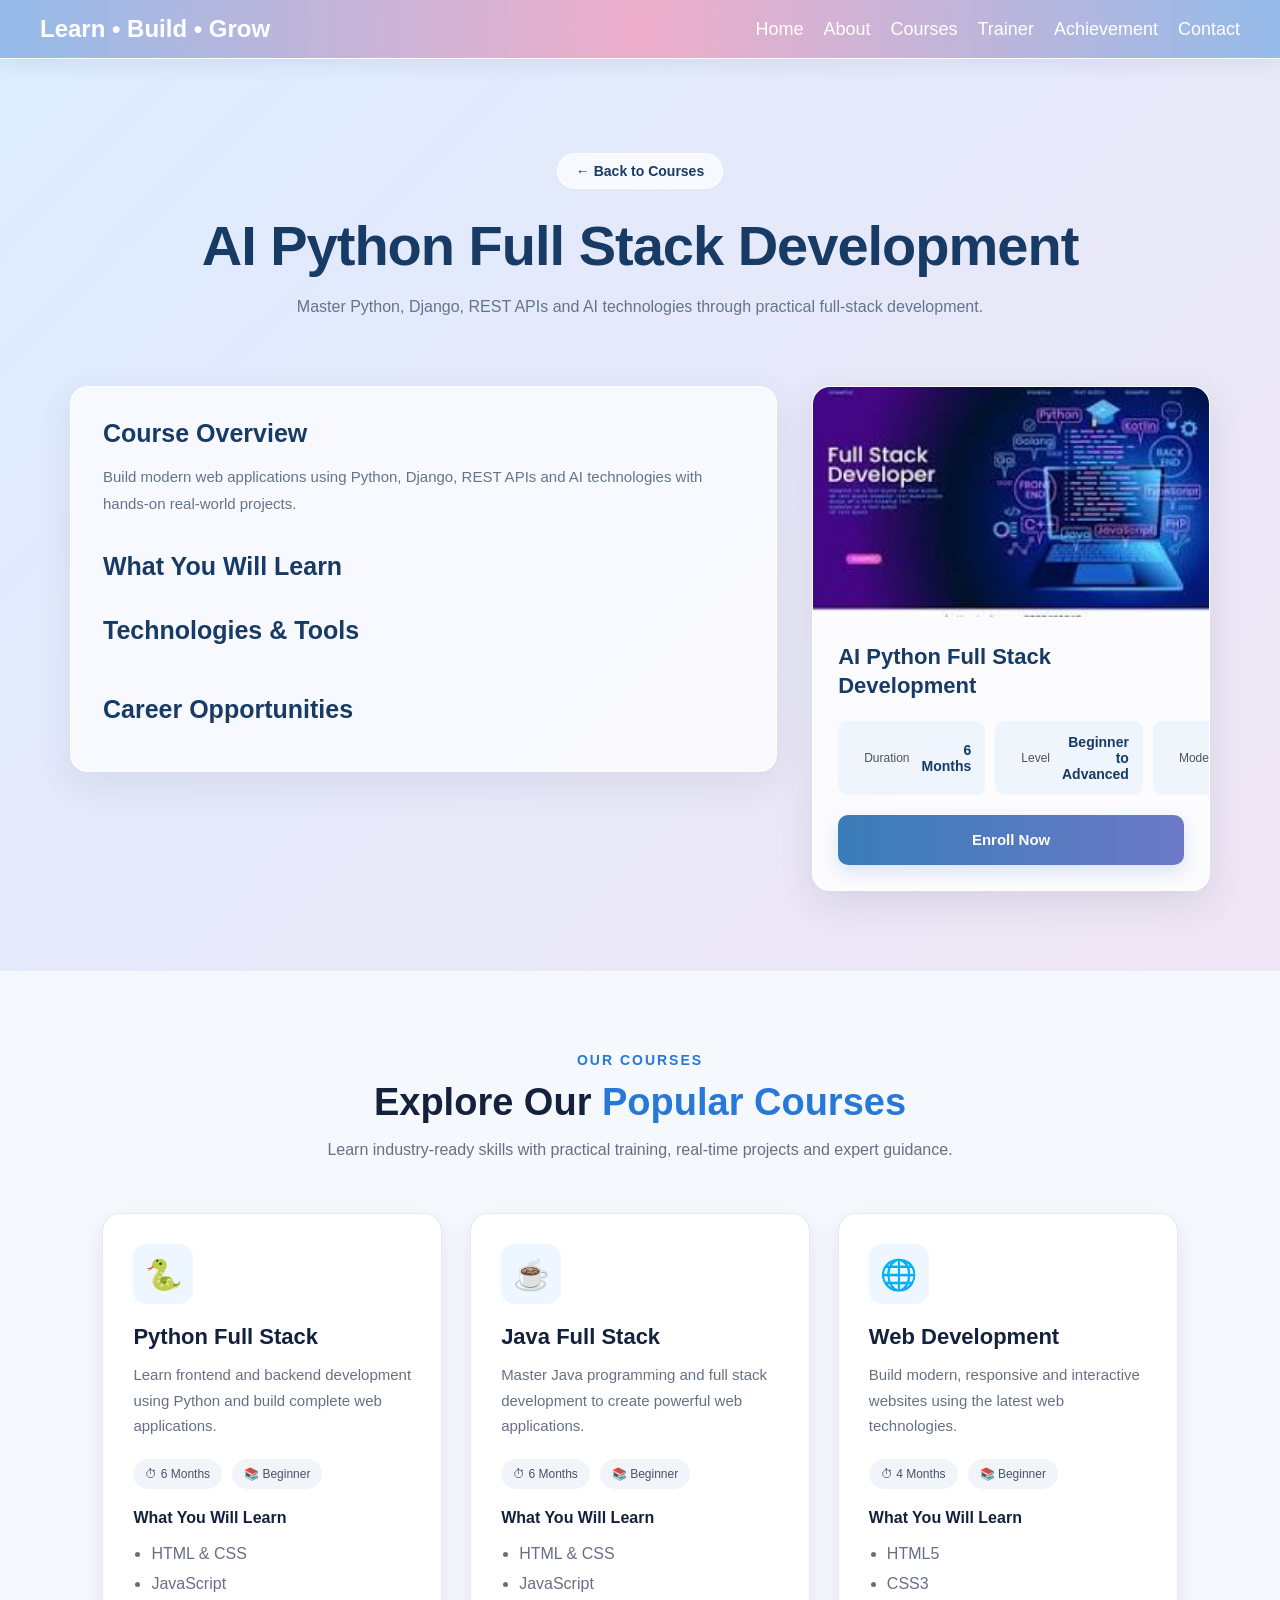
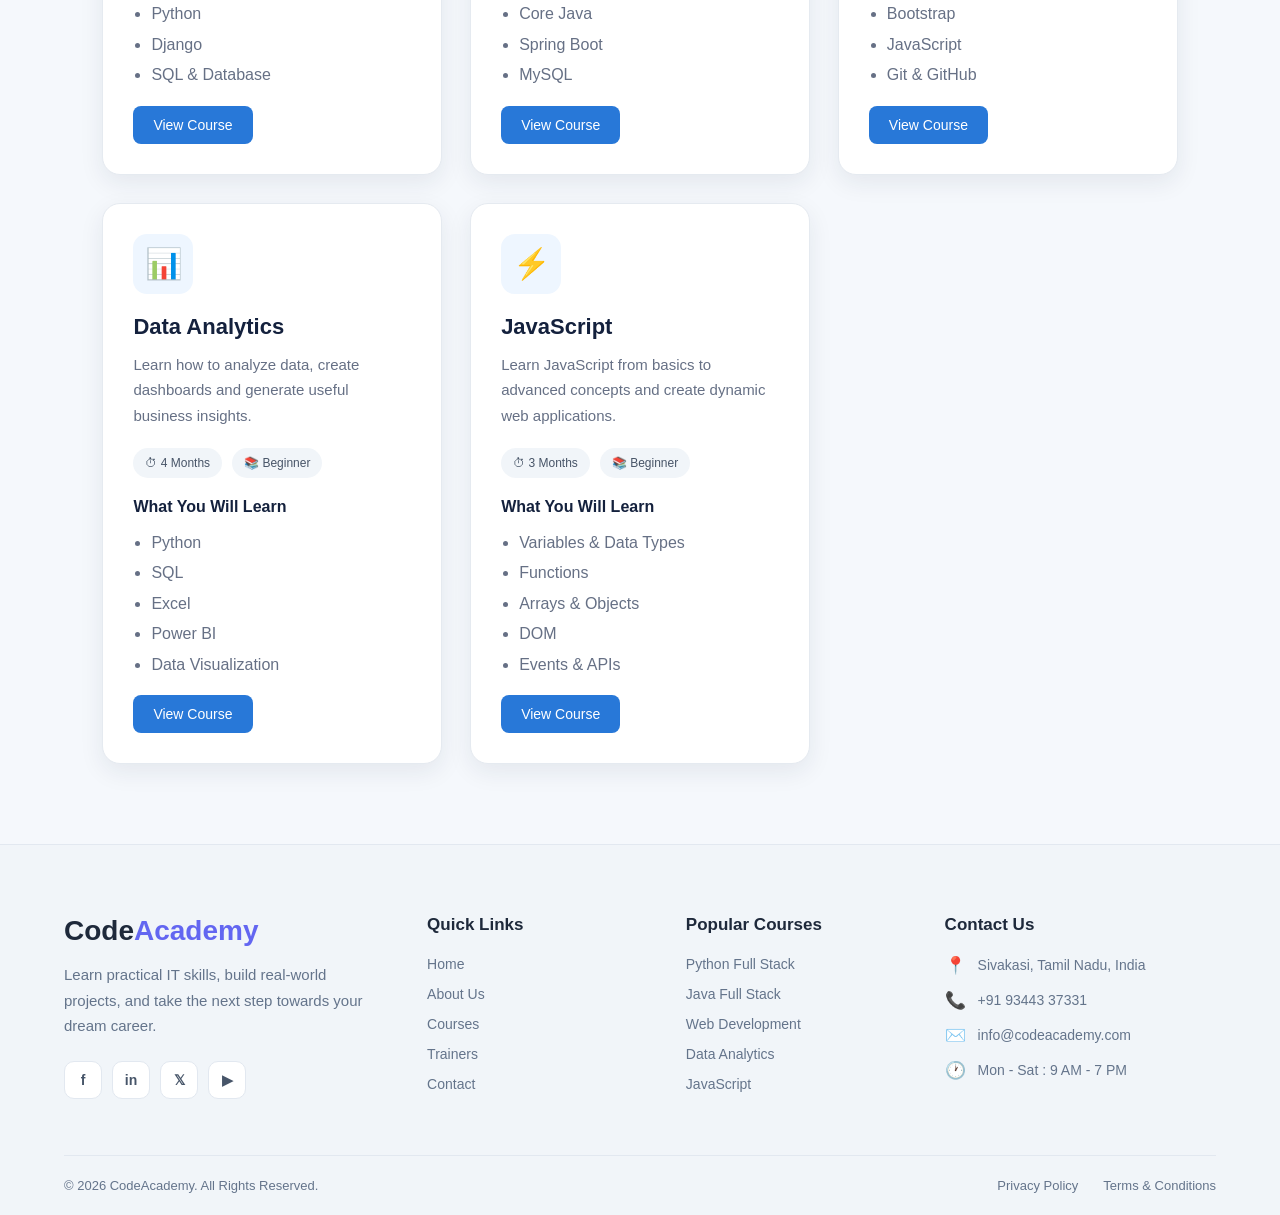
<file: course.html>
<!DOCTYPE html>
<html lang="en">

<head>
    <meta charset="UTF-8">
    <meta name="viewport" content="width=device-width, initial-scale=1.0">

    <title>Course Details | WeGrow Skill Campus</title>
    
    <link rel="stylesheet" href="course.css">


</head>


<body>


    <!-- =========================================
         NAVBAR
    ========================================= -->

    <header class="header">

        <nav class="navbar">

            <div class="logo">
                Learn • Build • Grow
            </div>

            <ul class="nav-links">

                <li>
                    <a href="index.html">
                        Home
                    </a>
                </li>

                <li>
                    <a href="about.html">
                        About
                    </a>
                </li>

                <li>
                    <a href="course.html" class="active">
                        Courses
                    </a>
                </li>

                <li>
                    <a href="trainer.html">
                        Trainer
                    </a>
                </li>

                <li>
                    <a href="  achievement.html">
                        Achievement
                    </a>
                </li>

                <li>
                    <a href="contact.html">
                        Contact
                    </a>
                </li>

            </ul>

        </nav>

    </header>



    <!-- =========================================
         COURSE HEADER
    ========================================= -->

    <section class="details-header">

        <a href="course.html" class="back-btn">
            ← Back to Courses
        </a>

        <h1 id="courseTitle">
            Course Name
        </h1>

        <p id="courseDescription">
            Course description
        </p>

    </section>



    <!-- =========================================
         COURSE DETAILS
    ========================================= -->

    <main class="details-container">


        <div class="details-content">


            <section>

                <h2>
                    Course Overview
                </h2>

                <p id="overviewText">
                    Learn practical skills through
                    industry-relevant training,
                    real-world projects and
                    hands-on practice.
                </p>

            </section>


            <section>

                <h2>
                    What You Will Learn
                </h2>

                <ul
                    class="learn-list"
                    id="learnList">
                </ul>

            </section>


            <section>

                <h2>
                    Technologies & Tools
                </h2>

                <div
                    class="technology-list"
                    id="technologyList">
                </div>

            </section>


            <section>

                <h2>
                    Career Opportunities
                </h2>

                <div
                    class="career-list"
                    id="careerList">
                </div>

            </section>



        </div>

        


        <!-- =========================================
             COURSE CARD
        ========================================= -->

        <aside class="course-summary">
           <img  id="courseimage"  src="[data-uri]" alt="">

            
            <div class="summary-content">

                <h2 id="summaryTitle">
                    Course Name
                </h2>


                <div class="course-info">

                    <div class="info-row">

                        <span>
                            Duration
                        </span>

                        <strong id="courseDuration">
                            -
                        </strong>

                    </div>


                    <div class="info-row">

                        <span>
                            Level
                        </span>

                        <strong>
                            Beginner to Advanced
                        </strong>

                    </div>


                    <div class="info-row">

                        <span>
                            Mode
                        </span>

                        <strong>
                            Practical
                        </strong>

                    </div>


                    <div class="info-row">

                        <span>
                            Projects
                        </span>

                        <strong>
                            Real-World
                        </strong>

                    </div>

                </div>


                <button
                    class="enroll-btn"
                    onclick="openEnrollment()">

                    Enroll Now

                </button>

            </div>

        </aside>

    </main>



    <!-- =========================================
         ENROLLMENT MODAL
    ========================================= -->

    <div
        class="modal"
        id="enrollmentModal">


        <div class="modal-box">


            <button
                class="close-btn"
                onclick="closeEnrollment()">

                ×

            </button>


            <div id="enrollmentFormContainer">


                <div class="modal-header">

                    <h2>
                        Enroll Now
                    </h2>

                    <p>
                        Fill in your details below.
                        Our team will contact you shortly.
                    </p>

                </div>


                <!-- SELECTED COURSE -->

                <div class="selected-course-box">

                    <div class="selected-course-icon">
                        🎓
                    </div>

                    <div class="selected-course-text">

                        <span>
                            Selected Course
                        </span>

                        <strong id="selectedCourse">
                            Course Name
                        </strong>

                    </div>

                </div>



                <!-- FORM -->

                <form id="enrollmentForm">


                    <div class="form-grid">


                        <div class="form-group">

                            <label for="studentName">

                                Full Name
                                <span class="required">*</span>

                            </label>

                            <div class="input-wrap">

                                <span class="input-icon">
                                    👤
                                </span>

                                <input
                                    type="text"
                                    id="studentName"
                                    placeholder="Enter your full name"
                                    required
                                >

                            </div>

                        </div>



                        <div class="form-group">

                            <label for="studentEmail">

                                Email Address
                                <span class="required">*</span>

                            </label>

                            <div class="input-wrap">

                                <span class="input-icon">
                                    ✉
                                </span>

                                <input
                                    type="email"
                                    id="studentEmail"
                                    placeholder="Enter your email"
                                    required
                                >

                            </div>

                        </div>



                        <div class="form-group">

                            <label for="studentPhone">

                                Phone Number
                                <span class="required">*</span>

                            </label>

                            <div class="input-wrap">

                                <span class="input-icon">
                                    ☎
                                </span>

                                <input
                                    type="tel"
                                    id="studentPhone"
                                    placeholder="10-digit mobile number"
                                    maxlength="10"
                                    pattern="[0-9]{10}"
                                    required
                                >

                            </div>

                        </div>



                        <div class="form-group">

                            <label for="studentLocation">

                                Location
                                <span class="required">*</span>

                            </label>

                            <div class="input-wrap">

                                <span class="input-icon">
                                    📍
                                </span>

                                <input
                                    type="text"
                                    id="studentLocation"
                                    placeholder="Enter your location"
                                    required
                                >

                            </div>

                        </div>


<div class="form-group">

    <label for="studentEducation">
        Education
    </label>

    <select id="studentEducation">

        <option value="">
            Select your education
        </option>

        <option value="10th">
            10th
        </option>

        <option value="12th">
            12th
        </option>

        <option value="Diploma">
            Diploma
        </option>

        <option value="UG">
            Undergraduate
        </option>

        <option value="PG">
            Postgraduate
        </option>

        <option value="Other">
            Other
        </option>

    </select>

</div>


<!-- PREFERRED BATCH TIMING -->

<div class="form-group">

    <label for="batchTime">
        Preferred Batch Timing
    </label>

    <select
        id="batchTime"
        name="batchTime"
        required>

        <option value="">
            Select Batch Timing
        </option>

        <option value="Morning">
            Morning
        </option>

        <option value="Afternoon">
            Afternoon
        </option>

        <option value="Evening">
            Evening
        </option>

    </select>

</div>


<!-- EXPERIENCE -->

<div class="form-group">

    <label for="studentExperience">
        Experience Level
    </label>

    <select id="studentExperience">

        <option value="">
            Select experience
        </option>

        <option value="Fresher">
            Fresher
        </option>

        <option value="Student">
            Student
        </option>

        <option value="Working Professional">
            Working Professional
        </option>

    </select>

</div>


                        <div class="form-group full">

                            <label for="studentMessage">
                                Message
                            </label>

                            <textarea
                                id="studentMessage"
                                placeholder="Tell us if you have any questions..."
                            ></textarea>

                        </div>


                    </div>


                    <button
                        type="submit"
                        class="submit-btn">

                        Submit Enrollment

                    </button>


                </form>

            </div>



            <!-- SUCCESS MESSAGE -->

            <div
                class="success-message"
                id="successMessage">

                <div class="success-icon">
                    ✓
                </div>

                <h3>
                    Enrollment Successful!
                </h3>

                <p>
                    Thank you for your interest.
                    Our team will contact you soon.
                </p>

            </div>


        </div>

    </div>

    <section class="courses-section">

    <div class="course-heading">
        <span>OUR COURSES</span>
        <h2>Explore Our <strong>Popular Courses</strong></h2>
        <p>
            Learn industry-ready skills with practical training,
            real-time projects and expert guidance.
        </p>
    </div>

    <div class="courses-container">

        <!-- Python Full Stack -->
        <div class="course-card">
            <div class="course-icon">🐍</div>
            <h3>Python Full Stack</h3>

            <p>
                Learn frontend and backend development using Python
                and build complete web applications.
            </p>

            <div class="course-info">
                <span>⏱ 6 Months</span>
                <span>📚 Beginner</span>
            </div>

            <h4>What You Will Learn</h4>

            <ul>
                <li>HTML & CSS</li>
                <li>JavaScript</li>
                <li>Python</li>
                <li>Django</li>
                <li>SQL & Database</li>
            </ul>

            <a href="#" class="course-btn">View Course</a>
        </div>


        <!-- Java Full Stack -->
        <div class="course-card">
            <div class="course-icon">☕</div>
            <h3>Java Full Stack</h3>

            <p>
                Master Java programming and full stack development
                to create powerful web applications.
            </p>

            <div class="course-info">
                <span>⏱ 6 Months</span>
                <span>📚 Beginner</span>
            </div>

            <h4>What You Will Learn</h4>

            <ul>
                <li>HTML & CSS</li>
                <li>JavaScript</li>
                <li>Core Java</li>
                <li>Spring Boot</li>
                <li>MySQL</li>
            </ul>

            <a href="#" class="course-btn">View Course</a>
        </div>


        <!-- Web Development -->
        <div class="course-card">
            <div class="course-icon">🌐</div>
            <h3>Web Development</h3>

            <p>
                Build modern, responsive and interactive websites
                using the latest web technologies.
            </p>

            <div class="course-info">
                <span>⏱ 4 Months</span>
                <span>📚 Beginner</span>
            </div>

            <h4>What You Will Learn</h4>

            <ul>
                <li>HTML5</li>
                <li>CSS3</li>
                <li>Bootstrap</li>
                <li>JavaScript</li>
                <li>Git & GitHub</li>
            </ul>

            <a href="#" class="course-btn">View Course</a>
        </div>


        <!-- Data Analytics -->
        <div class="course-card">
            <div class="course-icon">📊</div>
            <h3>Data Analytics</h3>

            <p>
                Learn how to analyze data, create dashboards and
                generate useful business insights.
            </p>

            <div class="course-info">
                <span>⏱ 4 Months</span>
                <span>📚 Beginner</span>
            </div>

            <h4>What You Will Learn</h4>

            <ul>
                <li>Python</li>
                <li>SQL</li>
                <li>Excel</li>
                <li>Power BI</li>
                <li>Data Visualization</li>
            </ul>

            <a href="#" class="course-btn">View Course</a>
        </div>


        <!-- JavaScript -->
        <div class="course-card">
            <div class="course-icon">⚡</div>
            <h3>JavaScript</h3>

            <p>
                Learn JavaScript from basics to advanced concepts
                and create dynamic web applications.
            </p>

            <div class="course-info">
                <span>⏱ 3 Months</span>
                <span>📚 Beginner</span>
            </div>

            <h4>What You Will Learn</h4>

            <ul>
                <li>Variables & Data Types</li>
                <li>Functions</li>
                <li>Arrays & Objects</li>
                <li>DOM</li>
                <li>Events & APIs</li>
            </ul>

            <a href="#" class="course-btn">View Course</a>
        </div>

    </div>

</section>



    

    <!-- =========================================
         FOOTER
    ========================================= -->

    <footer class="footer">

        <div class="footer-container">


            <div class="footer-box footer-brand">

                <h2>
                    Code<span>Academy</span>
                </h2>

                <p>
                    Learn practical IT skills,
                    build real-world projects,
                    and take the next step
                    towards your dream career.
                </p>

                <div class="social-links">

                    <a href="#">f</a>
                    <a href="#">in</a>
                    <a href="#">𝕏</a>
                    <a href="#">▶</a>

                </div>

            </div>


            <div class="footer-box">

                <h3>
                    Quick Links
                </h3>

                <ul>

                    <li>
                        <a href="index.html">
                            Home
                        </a>
                    </li>

                    <li>
                        <a href="about.html">
                            About Us
                        </a>
                    </li>

                    <li>
                        <a href="course.html">
                            Courses
                        </a>
                    </li>

                    <li>
                        <a href="trainers.html">
                          Trainers
                        </a>
                    </li>

                    <li>
                        <a href="contact.html">
                            Contact
                        </a>
                    </li>

                </ul>

            </div>


            <div class="footer-box">

                <h3>
                    Popular Courses
                </h3>

                <ul>

                    <li>
                        <a href="#">
                            Python Full Stack
                        </a>
                    </li>

                    <li>
                        <a href="#">
                            Java Full Stack
                        </a>
                    </li>

                    <li>
                        <a href="#">
                            Web Development
                        </a>
                    </li>

                    <li>
                        <a href="#">
                            Data Analytics
                        </a>
                    </li>

                    <li>
                        <a href="#">
                            JavaScript
                        </a>
                    </li>

                </ul>

            </div>


            <div class="footer-box">

                <h3>
                    Contact Us
                </h3>

                <div class="contact-item">

                    <span>📍</span>

                    <p>
                        Sivakasi, Tamil Nadu, India
                    </p>

                </div>

                <div class="contact-item">

                    <span>📞</span>

                    <p>
                        +91 93443 37331
                    </p>

                </div>

                <div class="contact-item">

                    <span>✉️</span>

                    <p>
                        info@codeacademy.com
                    </p>

                </div>

                <div class="contact-item">

                    <span>🕐</span>

                    <p>
                        Mon - Sat : 9 AM - 7 PM
                    </p>

                </div>

            </div>

        </div>


        <div class="footer-bottom">

            <p>
                © 2026 CodeAcademy.
                All Rights Reserved.
            </p>

            <div>

                <a href="#">
                    Privacy Policy
                </a>

                <a href="#">
                    Terms & Conditions
                </a>

            </div>

        </div>

    </footer>



    <!-- =========================================
         JAVASCRIPT
    ========================================= -->

    <script>


        /* =========================================
           COURSE DATA
        ========================================= */

        const courses = {

            aipython: {

                title: "AI Python Full Stack Development",

                description:
                    "Master Python, Django, REST APIs and AI technologies through practical full-stack development.",

                image: "images/python.jpg",

                duration: "6 Months",

                overview:
                    "Build modern web applications using Python, Django, REST APIs and AI technologies with hands-on real-world projects.",

                learn: [
                    "Python programming fundamentals",
                    "Object-Oriented Programming",
                    "HTML, CSS and JavaScript",
                    "Django framework",
                    "REST API development",
                    "Database integration",
                    "AI integration",
                    "Real-world full-stack projects"
                ],

                technologies: [
                    "Python",
                    "Django",
                    "REST API",
                    "HTML",
                    "CSS",
                    "JavaScript",
                    "SQL",
                    "AI"
                ],

                careers: [
                    "Python Developer",
                    "Full Stack Developer",
                    "Django Developer",
                    "Backend Developer"
                ]

            },


            aijava: {

                title: "AI Java Full Stack Development",

                description:
                    "Learn Java, Spring Boot, Microservices and React with practical full-stack development.",

                image: "images/java.jpg",

                duration: "6 Months",

                overview:
                    "Develop enterprise-ready applications using Java, Spring Boot, Microservices and modern frontend technologies.",

                learn: [
                    "Core Java programming",
                    "Object-Oriented Programming",
                    "Spring Boot",
                    "REST APIs",
                    "Microservices",
                    "React fundamentals",
                    "Database integration",
                    "Full-stack projects"
                ],

                technologies: [
                    "Java",
                    "Spring Boot",
                    "Microservices",
                    "React",
                    "SQL",
                    "REST API"
                ],

                careers: [
                    "Java Developer",
                    "Full Stack Developer",
                    "Spring Boot Developer",
                    "Backend Developer"
                ]

            },


            dataanalytics: {

                title: "Data Analytics",

                description:
                    "Learn Excel, Python, SQL and Power BI to turn data into meaningful business insights.",

                image: "images/data analytics.jpg",

                duration: "4 Months",

                overview:
                    "Learn how to collect, clean, analyze and visualize data using industry-standard analytics tools.",

                learn: [
                    "Advanced Excel",
                    "Python for Data Analysis",
                    "SQL",
                    "Data Cleaning",
                    "Data Visualization",
                    "Power BI",
                    "Dashboard Creation",
                    "Real-world analytics projects"
                ],

                technologies: [
                    "Excel",
                    "Python",
                    "SQL",
                    "Power BI",
                    "Pandas",
                    "Matplotlib"
                ],

                careers: [
                    "Data Analyst",
                    "Business Analyst",
                    "BI Analyst",
                    "Reporting Analyst"
                ]

            },


            datascience: {

                title: "Data Science & AI",

                description:
                    "Learn machine learning, deep learning and generative AI to solve real-world problems.",

                image: "images/data science.jpg",

                duration: "7 Months",

                overview:
                    "Build strong skills in data science, machine learning, deep learning and modern generative AI technologies.",

                learn: [
                    "Python for Data Science",
                    "Statistics",
                    "Machine Learning",
                    "Deep Learning",
                    "Data Visualization",
                    "Generative AI",
                    "Model Development",
                    "AI projects"
                ],

                technologies: [
                    "Python",
                    "NumPy",
                    "Pandas",
                    "Scikit-learn",
                    "TensorFlow",
                    "Deep Learning",
                    "Generative AI"
                ],

                careers: [
                    "Data Scientist",
                    "Machine Learning Engineer",
                    "AI Engineer",
                    "Data Analyst"
                ]

            },


            aiml: {

                title: "AI & Machine Learning",

                description:
                    "Learn artificial intelligence and machine learning using TensorFlow, PyTorch and Scikit-learn.",

                image: "images/artificial intelligence.jpg",

                duration: "Contact for duration",

                overview:
                    "Understand AI and machine learning concepts and build practical intelligent applications.",

                learn: [
                    "Python programming",
                    "Machine Learning fundamentals",
                    "Supervised Learning",
                    "Unsupervised Learning",
                    "Deep Learning",
                    "Neural Networks",
                    "Model Training",
                    "AI projects"
                ],

                technologies: [
                    "Python",
                    "TensorFlow",
                    "PyTorch",
                    "Scikit-learn",
                    "NumPy",
                    "Pandas"
                ],

                careers: [
                    "AI Engineer",
                    "Machine Learning Engineer",
                    "Deep Learning Engineer",
                    "AI Developer"
                ]

            },


            cybersecurity: {

                title: "Cyber Security",

                description:
                    "Learn ethical hacking, network security and data protection through practical training.",

                image: "images/cyber security.jpg",

                duration: "4 Months",

                overview:
                    "Develop practical cybersecurity skills including ethical hacking, network security and data protection.",

                learn: [
                    "Cyber Security fundamentals",
                    "Networking",
                    "Ethical Hacking",
                    "Web Security",
                    "Network Security",
                    "Vulnerability Assessment",
                    "Data Protection",
                    "Security projects"
                ],

                technologies: [
                    "Networking",
                    "Linux",
                    "Ethical Hacking",
                    "Web Security",
                    "Cyber Security Tools"
                ],

                careers: [
                    "Cyber Security Analyst",
                    "Ethical Hacker",
                    "Security Analyst",
                    "Network Security Engineer"
                ]

            },


            digitalmarketing: {

                title: "Digital Marketing",

                description:
                    "Learn SEO, SEM, social media marketing and analytics to grow businesses online.",

                image: "images/ai.jpg",

                duration: "3 Months",

                overview:
                    "Learn modern digital marketing strategies and tools used to promote businesses online.",

                learn: [
                    "Digital Marketing fundamentals",
                    "Search Engine Optimization",
                    "Search Engine Marketing",
                    "Social Media Marketing",
                    "Content Marketing",
                    "Google Analytics",
                    "Campaign Planning",
                    "Marketing Analytics"
                ],

                technologies: [
                    "SEO",
                    "SEM",
                    "Social Media",
                    "Google Analytics",
                    "Content Marketing"
                ],

                careers: [
                    "Digital Marketing Executive",
                    "SEO Analyst",
                    "Social Media Executive",
                    "Marketing Analyst"
                ]

            },


            officeautomation: {

                title: "Office Automation",

                description:
                    "Build practical skills in MS Office tools for modern office and business environments.",

                image: "images/data analytics.jpg",

                duration: "2 Months",

                overview:
                    "Learn essential office productivity tools and practical documentation skills.",

                learn: [
                    "MS Word",
                    "MS Excel",
                    "MS PowerPoint",
                    "Document Preparation",
                    "Spreadsheet Management",
                    "Presentation Creation",
                    "Office Productivity"
                ],

                technologies: [
                    "MS Word",
                    "MS Excel",
                    "MS PowerPoint"
                ],

                careers: [
                    "Office Assistant",
                    "Computer Operator",
                    "Data Entry Executive",
                    "Administrative Assistant"
                ]

            },


            accounting: {

                title: "Accounting Software",

                description:
                    "Learn accounting software, bookkeeping and basic taxation concepts.",

                image: "images/data analytics.jpg",

                duration: "Contact for duration",

                overview:
                    "Develop practical accounting software skills for managing business financial records.",

                learn: [
                    "Accounting fundamentals",
                    "Bookkeeping",
                    "Tally",
                    "QuickBooks",
                    "GST basics",
                    "Financial Reports",
                    "Business Accounting"
                ],

                technologies: [
                    "Tally",
                    "QuickBooks",
                    "Excel",
                    "GST"
                ],

                careers: [
                    "Accountant",
                    "Accounts Executive",
                    "Finance Assistant",
                    "Billing Executive"
                ]

            },


            uiux: {

                title: "UI & UX Design",

                description:
                    "Learn modern UI and UX design principles and create user-friendly digital experiences.",

                image: "images/ui ux.jpg",

                duration: "Contact for duration",

                overview:
                    "Learn how to design attractive, simple and user-friendly digital interfaces.",

                learn: [
                    "UI Design fundamentals",
                    "UX Design principles",
                    "Wireframing",
                    "Prototyping",
                    "User Research",
                    "Design Systems",
                    "Responsive Design",
                    "Portfolio Projects"
                ],

                technologies: [
                    "Figma",
                    "UI Design",
                    "UX Design",
                    "Wireframing",
                    "Prototyping"
                ],

                careers: [
                    "UI Designer",
                    "UX Designer",
                    "Product Designer",
                    "Web Designer"
                ]

            },


            mean: {

                title: "MEAN Stack Development",

                description:
                    "Learn MongoDB, Express.js, Angular and Node.js to build modern web applications.",

                image: "images/mern stack.jpg",

                /* UPDATED */
                duration: "Contact for duration",

                overview:
                    "Build complete web applications using the MEAN technology stack.",

                learn: [
                    "HTML and CSS",
                    "JavaScript",
                    "MongoDB",
                    "Express.js",
                    "Angular",
                    "Node.js",
                    "REST APIs",
                    "Full-stack projects"
                ],

                technologies: [
                    "MongoDB",
                    "Express.js",
                    "Angular",
                    "Node.js",
                    "JavaScript"
                ],

                careers: [
                    "MEAN Stack Developer",
                    "Full Stack Developer",
                    "Angular Developer",
                    "Node.js Developer"
                ]

            },


            mern: {

                title: "MERN Stack Development",

                description:
                    "Learn MongoDB, Express.js, React and Node.js to build modern full-stack applications.",

                image: "images/mern stack.jpg",

                /* UPDATED */
                duration: "Contact for duration",

                overview:
                    "Develop modern and responsive full-stack applications using the MERN technology stack.",

                learn: [
                    "HTML and CSS",
                    "JavaScript",
                    "MongoDB",
                    "Express.js",
                    "React",
                    "Node.js",
                    "REST APIs",
                    "Full-stack projects"
                ],

                technologies: [
                    "MongoDB",
                    "Express.js",
                    "React",
                    "Node.js",
                    "JavaScript"
                ],

                careers: [
                    "MERN Stack Developer",
                    "Full Stack Developer",
                    "React Developer",
                    "Node.js Developer"
                ]

            }

        };


        /* =========================================
           GET COURSE FROM URL
        ========================================= */

        const urlParams =
            new URLSearchParams(
                window.location.search
            );

        const courseKey =
            urlParams.get("course") || "aipython";

        const course =
            courses[courseKey] || courses.aipython;



        /* =========================================
           DISPLAY COURSE
        ========================================= */

        document.getElementById(
            "courseTitle"
        ).textContent =
            course.title;


        document.getElementById(
            "courseDescription"
        ).textContent =
            course.description;


        document.getElementById(
            "summaryTitle"
        ).textContent =
            course.title;


        document.getElementById(
            "overviewText"
        ).textContent =
            course.overview;


        document.getElementById(
            "courseDuration"
        ).textContent =
            course.duration;


        document.getElementById(
            "courseImage"
        ).src =
            course.image;


        document.getElementById(
            "courseImage"
        ).alt =
            course.title;



        /* =========================================
           LEARN LIST
        ========================================= */

        const learnList =
            document.getElementById(
                "learnList"
            );

        course.learn.forEach(function(item) {

            const li =
                document.createElement("li");

            li.textContent = item;

            learnList.appendChild(li);

        });



        /* =========================================
           TECHNOLOGIES
        ========================================= */

        const technologyList =
            document.getElementById(
                "technologyList"
            );

        course.technologies.forEach(function(item) {

            const span =
                document.createElement("span");

            span.className =
                "technology";

            span.textContent = item;

            technologyList.appendChild(span);

        });



        /* =========================================
           CAREERS
        ========================================= */

        const careerList =
            document.getElementById(
                "careerList"
            );

        course.careers.forEach(function(item) {

            const div =
                document.createElement("div");

            div.className =
                "career-item";

            div.textContent = item;

            careerList.appendChild(div);

        });



        /* =========================================
           OPEN ENROLLMENT
        ========================================= */

        function openEnrollment() {

            document.getElementById(
                "selectedCourse"
            ).textContent =
                course.title;


            document.getElementById(
                "enrollmentModal"
            ).classList.add("show");


            document.body.style.overflow =
                "hidden";

        }



        /* =========================================
           CLOSE ENROLLMENT
        ========================================= */

        function closeEnrollment() {

            document.getElementById(
                "enrollmentModal"
            ).classList.remove("show");


            document.body.style.overflow =
                "auto";

        }



        /* =========================================
           CLICK OUTSIDE MODAL
        ========================================= */

        document.getElementById(
            "enrollmentModal"
        ).addEventListener(
            "click",
            function(event) {

                if (
                    event.target === this
                ) {

                    closeEnrollment();

                }

            }
        );



        /* =========================================
           ESC KEY
        ========================================= */

        document.addEventListener(
            "keydown",
            function(event) {

                if (
                    event.key === "Escape"
                ) {

                    closeEnrollment();

                }

            }
        );



        /* =========================================
           PHONE NUMBER
        ========================================= */

        document.getElementById(
            "studentPhone"
        ).addEventListener(
            "input",
            function() {

                this.value =
                    this.value.replace(
                        /[^0-9]/g,
                        ""
                    );

            }
        );



        /* =========================================
           FORM SUBMIT
        ========================================= */

        document.getElementById(
            "enrollmentForm"
        ).addEventListener(
            "submit",
            function(event) {

                event.preventDefault();


                const phone =
                    document.getElementById(
                        "studentPhone"
                    ).value.trim();


                if (
                    phone.length !== 10
                ) {

                    alert(
                        "Please enter a valid 10-digit phone number."
                    );

                    return;

                }


                document.getElementById(
                    "enrollmentFormContainer"
                ).style.display =
                    "none";


                document.getElementById(
                    "successMessage"
                ).classList.add(
                    "show"
                );

            }
        );

    </script>

</body>

</html>
</file>
<file: course.css>
/* =========================================
           RESET
        ========================================= */

        * {
            margin: 0;
            padding: 0;
            box-sizing: border-box;
        }

        html {
            scroll-behavior: smooth;
        }

        body {
            font-family: "Segoe UI", Inter, Arial, sans-serif;
            color: #1e293b;
            min-height: 100vh;
            padding-top: 78px;

            background:
                linear-gradient(
                    135deg,
                    #dcecff 0%,
                    #eee6f5 50%,
                    #f4dce9 100%
                );
        }


        /* =========================================
           NAVBAR
        ========================================= */

        .header {
            position: fixed;
            top: 0;
            left: 0;
            width: 100%;
            z-index: 1000;

            background: rgba(255,255,255,0.65);
            backdrop-filter: blur(14px);
            -webkit-backdrop-filter: blur(14px);

            border-bottom:
                1px solid rgba(255,255,255,0.6);

            box-shadow:
                0 4px 20px rgba(30,41,59,0.08);
        }

        .navbar {
  display: flex;
  justify-content: space-between;
  align-items: center;
 
  padding: 15px 40px;
  background: #EEAECA;
background: radial-gradient(circle, rgba(238, 174, 202, 1) 0%, rgba(148, 187, 233, 1) 100%);

}

.logo {
  color: #fff;
  font-size: 24px;
  font-weight: bold;
}

.nav-links {
  list-style: none;
  display: flex;
}

.nav-links li {
  margin-left: 20px;
}

.nav-links a {
  color: white;
  text-decoration: none;
  font-size: 18px;
  transition: color 0.3s ease;
}

.nav-links a:hover {
  color: #00bcd4;
}
        /* =========================================
           PAGE HEADER
        ========================================= */

        .details-header {
            width: 100%;
            padding: 75px 25px 45px;
            text-align: center;
        }

        .back-btn {
            display: inline-block;

            margin-bottom: 25px;

            padding: 9px 18px;

            color: #173b65;

            background:
                rgba(255,255,255,0.70);

            border:
                1px solid rgba(255,255,255,0.9);

            border-radius: 25px;

            text-decoration: none;

            font-size: 14px;
            font-weight: 600;

            transition: 0.3s ease;
        }

        .back-btn:hover {
            background: white;
            transform: translateY(-2px);
        }

        .details-header h1 {
            max-width: 900px;

            margin: auto;
            margin-bottom: 15px;

            color: #173b65;

            font-size: clamp(35px,5vw,56px);
            line-height: 1.15;

            font-weight: 750;
            letter-spacing: -1px;
        }

        .details-header p {
            max-width: 800px;
            margin: auto;

            color: #64748b;

            font-size: 16px;
            line-height: 1.7;
        }


        /* =========================================
           MAIN CONTAINER
        ========================================= */

        .details-container {
            width: 100%;
            max-width: 1200px;

            margin: auto;

            padding: 20px 30px 80px;

            display: grid;

            grid-template-columns:
                1.6fr 0.9fr;

            gap: 35px;

            align-items: start;
        }


        /* =========================================
           LEFT CONTENT
        ========================================= */

        .details-content {
            padding: 32px;

            background:
                rgba(255,255,255,0.72);

            border:
                1px solid rgba(255,255,255,0.9);

            border-radius: 18px;

            box-shadow:
                0 12px 35px
                rgba(30,41,59,0.08);
        }

        .details-content section {
            margin-bottom: 35px;
        }

        .details-content section:last-child {
            margin-bottom: 0;
        }

        .details-content h2 {
            margin-bottom: 15px;

            color: #173b65;

            font-size: 25px;
        }

        .details-content p {
            color: #64748b;

            font-size: 15px;
            line-height: 1.8;
        }


        /* =========================================
           LEARN LIST
        ========================================= */

        .learn-list {
            list-style: none;
        }

        .learn-list li {
            position: relative;

            margin-bottom: 12px;
            padding-left: 28px;

            color: #475569;

            font-size: 15px;
            line-height: 1.6;
        }

        .learn-list li::before {
            content: "✓";

            position: absolute;
            left: 0;
            top: 0;

            color: #377bb8;

            font-weight: 700;
        }


        /* =========================================
           TECHNOLOGY
        ========================================= */

        .technology-list {
            display: flex;
            flex-wrap: wrap;
            gap: 10px;
        }

        .technology {
            padding: 8px 14px;

            background: #e6f2fd;

            color: #24527a;

            border-radius: 20px;

            font-size: 13px;
            font-weight: 600;
        }


        /* =========================================
           CAREERS
        ========================================= */

        .career-list {
            display: grid;

            grid-template-columns:
                repeat(2,1fr);

            gap: 12px;
        }

        .career-item {
            padding: 14px;

            background:
                rgba(255,255,255,0.65);

            border:
                1px solid rgba(255,255,255,0.9);

            border-radius: 10px;

            color: #475569;

            font-size: 14px;
        }


        /* =========================================
           COURSE SUMMARY CARD
        ========================================= */

        .course-summary {
            position: sticky;
            top: 100px;

            overflow: hidden;

            background:
                rgba(255,255,255,0.82);

            border:
                1px solid rgba(255,255,255,0.95);

            border-radius: 18px;

            box-shadow:
                0 12px 35px
                rgba(30,41,59,0.10);
        }

        .course-summary img {
            width: 100%;
            height: 230px;

            object-fit: cover;
            display: block;
        }

        .summary-content {
            padding: 25px;
        }

        .summary-content h2 {
            margin-bottom: 20px;

            color: #173b65;

            font-size: 22px;
            line-height: 1.35;
        }


        /* =========================================
           COURSE INFO
        ========================================= */

        .course-info {
            display: grid;
            gap: 11px;

            margin-bottom: 22px;
        }

        .info-row {
            padding: 13px 14px;

            display: flex;
            justify-content: space-between;
            align-items: center;

            background: #eef5fd;

            border-radius: 9px;

            font-size: 14px;
        }

        .info-row span {
            color: #64748b;
        }

        .info-row strong {
            color: #173b65;
            text-align: right;
        }


        /* =========================================
           ENROLL BUTTON
        ========================================= */

        .enroll-btn {
            width: 100%;
            height: 50px;

            border: none;
            border-radius: 10px;

            background:
                linear-gradient(
                    90deg,
                    #397db8,
                    #6c79c7
                );

            color: white;

            font-family: inherit;

            font-size: 15px;
            font-weight: 600;

            cursor: pointer;

            transition: 0.3s ease;

            box-shadow:
                0 7px 18px
                rgba(57,125,184,0.18);
        }

        .enroll-btn:hover {
            transform: translateY(-2px);

            box-shadow:
                0 10px 25px
                rgba(57,125,184,0.25);
        }


        /* =========================================
           ENROLLMENT MODAL
        ========================================= */

        .modal {
            position: fixed;
            inset: 0;

            z-index: 2000;

            display: none;

            justify-content: center;
            align-items: center;

            padding: 25px;

            background:
                rgba(15,23,42,0.48);

            backdrop-filter: blur(6px);

            overflow-y: auto;
        }

        .modal.show {
            display: flex;
        }


        /* =========================================
           FORM BOX
        ========================================= */

        .modal-box {
            position: relative;

            width: 100%;
            max-width: 650px;

            max-height: 92vh;
            overflow-y: auto;

            padding: 35px;

            background:
                linear-gradient(
                    145deg,
                    #ffffff,
                    #f5f8fd
                );

            border-radius: 22px;

            box-shadow:
                0 25px 70px
                rgba(15,23,42,0.25);

            animation:
                modalOpen 0.3s ease;
        }

        @keyframes modalOpen {

            from {
                opacity: 0;
                transform: translateY(20px) scale(0.97);
            }

            to {
                opacity: 1;
                transform: translateY(0) scale(1);
            }

        }


        /* =========================================
           MODAL HEADER
        ========================================= */

        .modal-header {
            margin-bottom: 25px;
            padding-right: 35px;
        }

        .modal-header h2 {
            margin-bottom: 7px;

            color: #173b65;

            font-size: 28px;
        }

        .modal-header p {
            color: #64748b;

            font-size: 14px;

            line-height: 1.6;
        }


        /* =========================================
           CLOSE BUTTON
        ========================================= */

        .close-btn {
            position: absolute;

            top: 18px;
            right: 18px;

            width: 36px;
            height: 36px;

            border: none;
            border-radius: 50%;

            background: #edf4fb;

            color: #173b65;

            font-size: 22px;

            cursor: pointer;

            transition: 0.3s ease;
        }

        .close-btn:hover {
            background: #dbeaf8;

            transform: rotate(90deg);
        }


        /* =========================================
           SELECTED COURSE
        ========================================= */

        .selected-course-box {
            margin-bottom: 24px;

            padding: 15px 17px;

            display: flex;

            align-items: center;

            gap: 12px;

            background:
                linear-gradient(
                    90deg,
                    #e8f3fd,
                    #f2eafa
                );

            border:
                1px solid #dce8f5;

            border-radius: 12px;
        }

        .selected-course-icon {
            width: 40px;
            height: 40px;

            display: flex;

            justify-content: center;
            align-items: center;

            flex-shrink: 0;

            background: white;

            border-radius: 10px;

            font-size: 19px;
        }

        .selected-course-text span {
            display: block;

            margin-bottom: 3px;

            color: #64748b;

            font-size: 11px;

            text-transform: uppercase;

            letter-spacing: 0.5px;
        }

        .selected-course-text strong {
            color: #173b65;

            font-size: 14px;
        }


        /* =========================================
           FORM GRID
        ========================================= */

        .form-grid {
            display: grid;

            grid-template-columns:
                repeat(2,1fr);

            gap: 18px;
        }

        .form-group {
            margin-bottom: 2px;
        }

        .form-group.full {
            grid-column: 1 / -1;
        }

        .form-group label {
            display: block;

            margin-bottom: 7px;

            color: #334155;

            font-size: 13px;

            font-weight: 600;
        }

        .required {
            color: #d35d7c;
        }


        /* =========================================
           FORM INPUTS
        ========================================= */

        .input-wrap {
            position: relative;
        }

        .input-icon {
            position: absolute;

            left: 14px;
            top: 50%;

            transform: translateY(-50%);

            color: #7c9abb;

            font-size: 15px;

            pointer-events: none;
        }

        .form-group input,
        .form-group select,
        .form-group textarea {
            width: 100%;

            outline: none;

            border:
                1px solid #d8e4ef;

            border-radius: 10px;

            background: white;

            color: #173b65;

            font-family: inherit;

            font-size: 14px;

            transition: 0.3s ease;
        }

        .form-group input,
        .form-group select {
            height: 47px;

            padding: 0 14px;
        }

        .input-wrap input {
            padding-left: 40px;
        }

        .form-group textarea {
            min-height: 95px;

            padding: 13px 14px;

            resize: vertical;
        }

        .form-group input::placeholder,
        .form-group textarea::placeholder {
            color: #a0aec0;
        }

        .form-group input:focus,
        .form-group select:focus,
        .form-group textarea:focus {

            border-color: #82b5e4;

            box-shadow:
                0 0 0 3px
                rgba(130,181,228,0.14);
        }

        /* =========================================
   PREFERRED BATCH TIMING
========================================= */

#batchTime {
    width: 100%;
    height: 47px;

    padding: 0 14px;

    border: 1px solid #d8e4ef;
    border-radius: 10px;

    background: #ffffff;

    color: #173b65;

    font-family: inherit;
    font-size: 14px;

    outline: none;

    cursor: pointer;

    transition: 0.3s ease;
}

#batchTime:hover {
    border-color: #82b5e4;
}

#batchTime:focus {
    border-color: #82b5e4;

    box-shadow:
        0 0 0 3px
        rgba(130,181,228,0.14);
}

#batchTime option {
    background: #ffffff;
    color: #173b65;

    font-size: 14px;
}


        /* =========================================
           SUBMIT BUTTON
        ========================================= */

        .submit-btn {
            width: 100%;

            height: 51px;

            margin-top: 22px;

            border: none;
            border-radius: 10px;

            background:
                linear-gradient(
                    90deg,
                    #397db8,
                    #6979c8,
                    #c184ad
                );

            color: white;

            font-family: inherit;

            font-size: 15px;

            font-weight: 650;

            cursor: pointer;

            transition: 0.3s ease;

            box-shadow:
                0 8px 20px
                rgba(72,120,181,0.20);
        }

        .submit-btn:hover {
            transform: translateY(-2px);

            box-shadow:
                0 11px 25px
                rgba(72,120,181,0.27);
        }


        /* =========================================
           SUCCESS MESSAGE
        ========================================= */

        .success-message {
            display: none;

            padding: 30px 10px;

            text-align: center;
        }

        .success-message.show {
            display: block;
        }

        .success-icon {
            width: 70px;
            height: 70px;

            margin: 0 auto 18px;

            display: flex;

            justify-content: center;
            align-items: center;

            background:
                linear-gradient(
                    135deg,
                    #dff5e8,
                    #e9f8f0
                );

            border-radius: 50%;

            color: #24804a;

            font-size: 32px;

            font-weight: 700;
        }

        .success-message h3 {
            margin-bottom: 8px;

            color: #173b65;

            font-size: 24px;
        }

        .success-message p {
            color: #64748b;

            font-size: 14px;

            line-height: 1.7;
        }


.courses-section {
    padding: 80px 8%;
    background: #f5f8fc;
}

.course-heading {
    text-align: center;
    max-width: 700px;
    margin: auto;
    margin-bottom: 50px;
}

.course-heading span {
    color: #2878d8;
    font-size: 14px;
    font-weight: 700;
    letter-spacing: 2px;
}

.course-heading h2 {
    font-size: 38px;
    color: #14213d;
    margin: 12px 0;
}

.course-heading h2 strong {
    color: #2878d8;
}

.course-heading p {
    color: #667085;
    line-height: 1.7;
}


/* Cards */

.courses-container {
    display: grid;
    grid-template-columns: repeat(3, 1fr);
    gap: 28px;
}

.course-card {
    background: white;
    padding: 30px;
    border-radius: 18px;
    border: 1px solid #e5eaf0;
    box-shadow: 0 8px 25px rgba(20, 33, 61, 0.08);
    transition: 0.4s ease;
}

.course-card:hover {
    transform: translateY(-10px);
    box-shadow: 0 18px 40px rgba(20, 33, 61, 0.15);
}

.course-icon {
    width: 60px;
    height: 60px;
    display: flex;
    align-items: center;
    justify-content: center;
    background: #eef6ff;
    border-radius: 14px;
    font-size: 30px;
    margin-bottom: 20px;
}

.course-card h3 {
    font-size: 22px;
    color: #14213d;
    margin-bottom: 12px;
}

.course-card p {
    color: #667085;
    line-height: 1.7;
    font-size: 15px;
}

.course-info {
    display: flex;
    gap: 10px;
    margin: 20px 0;
}

.course-info span {
    background: #f1f5f9;
    padding: 8px 12px;
    border-radius: 20px;
    font-size: 12px;
    color: #475467;
}

.course-card h4 {
    color: #14213d;
    margin-bottom: 12px;
}

.course-card ul {
    padding-left: 18px;
    color: #667085;
    line-height: 1.9;
}

.course-btn {
    display: inline-block;
    margin-top: 15px;
    padding: 11px 20px;
    background: #2878d8;
    color: white;
    text-decoration: none;
    border-radius: 8px;
    font-size: 14px;
    transition: 0.3s;
}

.course-btn:hover {
    background: #14213d;
    transform: translateX(5px);
}


/* Responsive */

@media (max-width: 992px) {
    .courses-container {
        grid-template-columns: repeat(2, 1fr);
    }
}

@media (max-width: 600px) {
    .courses-section {
        padding: 60px 5%;
    }

    .course-heading h2 {
        font-size: 28px;
    }

    .courses-container {
        grid-template-columns: 1fr;
    }
}
        /* ============================= */
/* FOOTER */
/* ============================= */

.footer {
    background: #F1F5F9;
    border-top: 1px solid #E2E8F0;
    padding-top: 70px;
}


/* Main Container */

.footer-container {
    width: 90%;
    max-width: 1200px;
    margin: auto;

    display: grid;

    grid-template-columns: 1.5fr 1fr 1fr 1.3fr;

    gap: 50px;

    padding-bottom: 50px;
}


/* ============================= */
/* BRAND */
/* ============================= */

.footer-brand h2 {
    font-size: 28px;
    color: #1E293B;
    margin-bottom: 15px;
}

.footer-brand h2 span {
    color: #6366F1;
}

.footer-brand p {
    color: #64748B;
    font-size: 15px;
    line-height: 1.7;
    max-width: 330px;
}


/* ============================= */
/* FOOTER HEADINGS */
/* ============================= */

.footer-box h3 {
    color: #1E293B;

    font-size: 17px;

    margin-bottom: 20px;
}


/* ============================= */
/* LINKS */
/* ============================= */

.footer-box ul {
    list-style: none;
    padding: 0;
    margin: 0;
}

.footer-box ul li {
    margin-bottom: 12px;
}

.footer-box ul li a {
    text-decoration: none;

    color: #64748B;

    font-size: 14px;

    transition: 0.3s;
}

.footer-box ul li a:hover {
    color: #6366F1;

    padding-left: 5px;
}


/* ============================= */
/* SOCIAL LINKS */
/* ============================= */

.social-links {
    display: flex;

    gap: 10px;

    margin-top: 22px;
}

.social-links a {
    width: 38px;
    height: 38px;

    display: flex;

    align-items: center;
    justify-content: center;

    background: #FFFFFF;

    border: 1px solid #E2E8F0;

    border-radius: 10px;

    text-decoration: none;

    color: #475569;

    font-size: 14px;

    font-weight: 600;

    transition: 0.3s;
}

.social-links a:hover {
    background: #6366F1;

    color: #FFFFFF;

    transform: translateY(-4px);
}


/* ============================= */
/* CONTACT */
/* ============================= */

.contact-item {
    display: flex;

    align-items: flex-start;

    gap: 12px;

    margin-bottom: 14px;
}

.contact-item span {
    font-size: 17px;
}

.contact-item p {
    margin: 0;

    color: #64748B;

    font-size: 14px;

    line-height: 1.5;
}


/* ============================= */
/* BOTTOM FOOTER */
/* ============================= */

.footer-bottom {
    width: 90%;
    max-width: 1200px;

    margin: auto;

    padding: 22px 0;

    border-top: 1px solid #E2E8F0;

    display: flex;

    align-items: center;

    justify-content: space-between;
}

.footer-bottom p {
    margin: 0;

    color: #64748B;

    font-size: 13px;
}

.footer-bottom div {
    display: flex;

    gap: 25px;
}

.footer-bottom a {
    text-decoration: none;

    color: #64748B;

    font-size: 13px;

    transition: 0.3s;
}

.footer-bottom a:hover {
    color: #6366F1;
}


/* ============================= */
/* TABLET */
/* ============================= */

@media (max-width: 900px) {

    .footer-container {
        grid-template-columns: repeat(2, 1fr);

        gap: 40px;
    }

}


/* ============================= */
/* MOBILE */
/* ============================= */

@media (max-width: 600px) {

    .footer {
        padding-top: 50px;
    }

    .footer-container {
        grid-template-columns: 1fr;

        gap: 35px;
    }

    .footer-bottom {
        flex-direction: column;

        gap: 15px;

        text-align: center;
    }

    .footer-bottom div {
        flex-direction: column;

        gap: 8px;
    }

}
</file>
